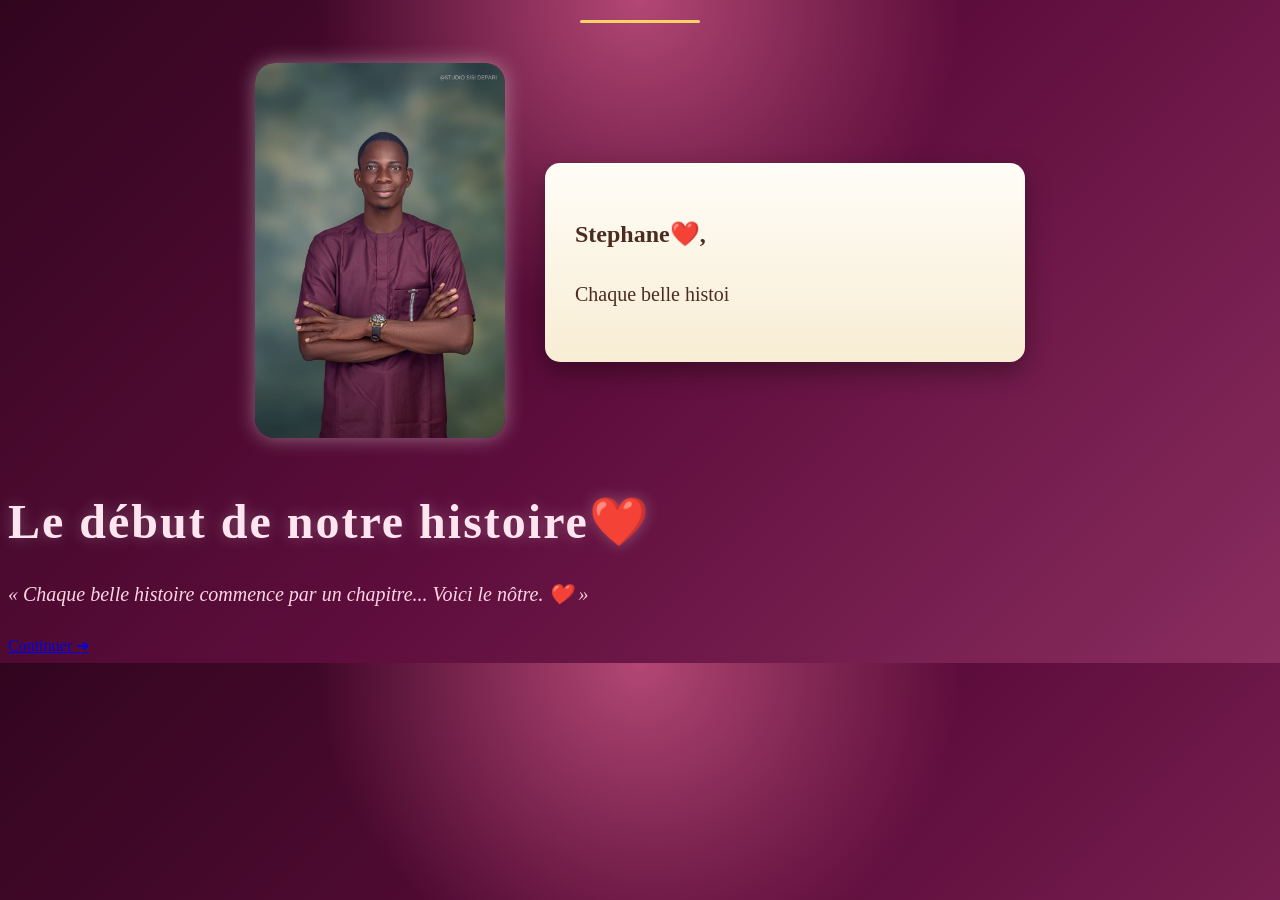
<file: Page1.html>
<!DOCTYPE html>

<html lang="fr">



<head>

    <meta charset="UTF-8">

    <meta name="viewport" content="width=device-width, initial-scale=1.0">



    <title>📖Notre Histoire ❤️</title>

    <div class="ligne"></div>



    <link rel="stylesheet" href="Page1.css">

</head>



<body>     



    <div class="page">


    </div>



<div class="contenu">



    <div class="photo">



        <img src="images/img1.jpeg" class="images">



    </div>



    <div class="lettre">



        <h2>Stephane❤️,</h2>



        <p id="texte"></p>



    </div>



</div>



<h1>Le début de notre histoire❤️</h1>



<p class="citation">

    « Chaque belle histoire commence par un chapitre...

    Voici le nôtre. ❤️ »

</p>

<a href="Page2.html" class="btn">

    Continuer ➜

</a>

</div>



<script src="Page1.js"></script>

<audio id="musique" src="audio/musiquefinal.mp3" preload="auto"></audio>



</body>

</html>
</file>
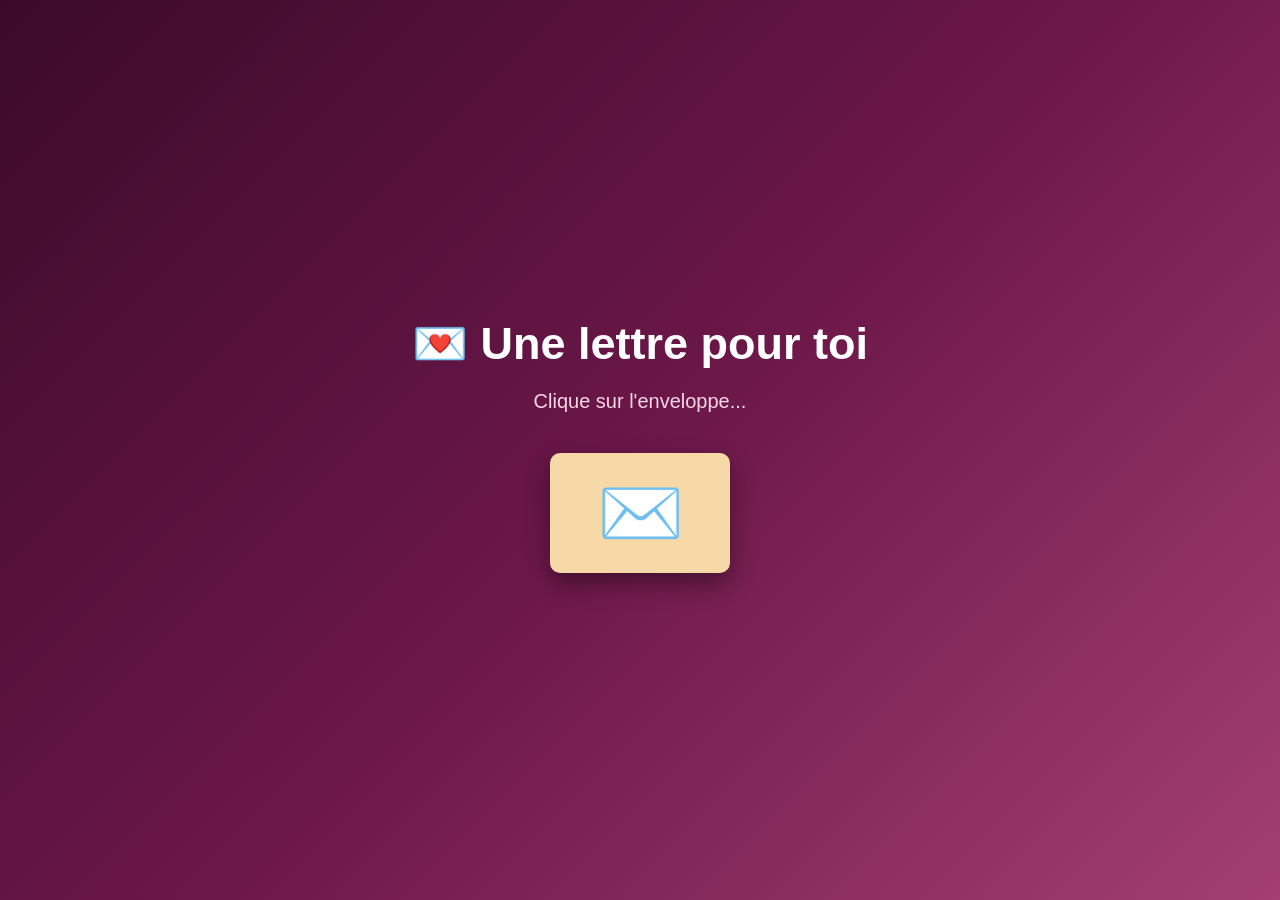
<file: Page2.html>
<!DOCTYPE html>
<html lang="fr">

<head>
    <meta charset="UTF-8">
    <meta name="viewport" content="width=device-width, initial-scale=1.0">
    <title>Une lettre pour toi ❤️</title>

    <link rel="stylesheet" href="Page2.css">
</head>

<body>

    <div class="container">

        <h1>💌 Une lettre pour toi</h1>

        <p class="instruction">
            Clique sur l'enveloppe...
        </p>

        <div class="enveloppe" id="enveloppe">

            ✉️

        </div>

        <div class="lettre" id="lettre">

            <p id="texte"></p>

            <a href="Page3.html" class="suivant">
                Continuer 📖
            </a>

        </div>

    </div>

    <script src="Page2.js"></script>
    <audio id="musique" src="audio/musiquefinal.mp3" preload="auto"></audio>


</body>
</html>
</file>
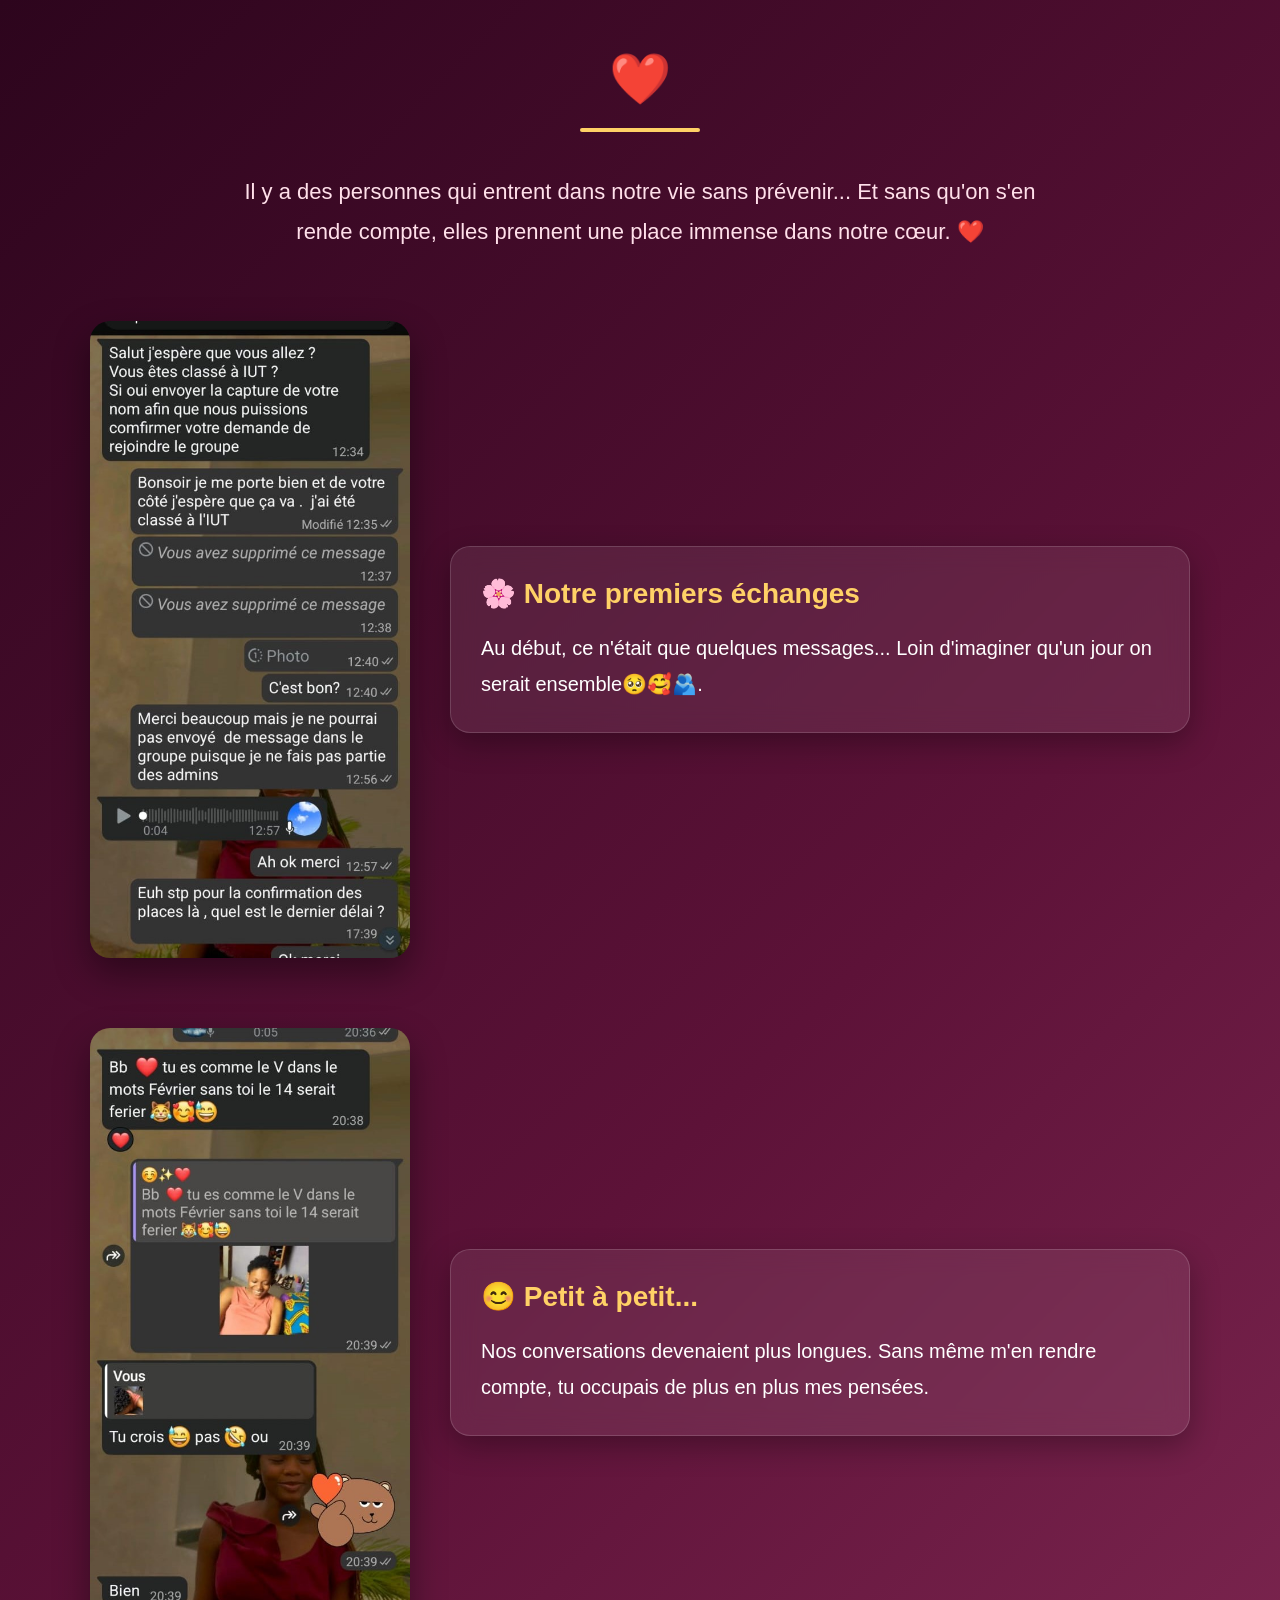
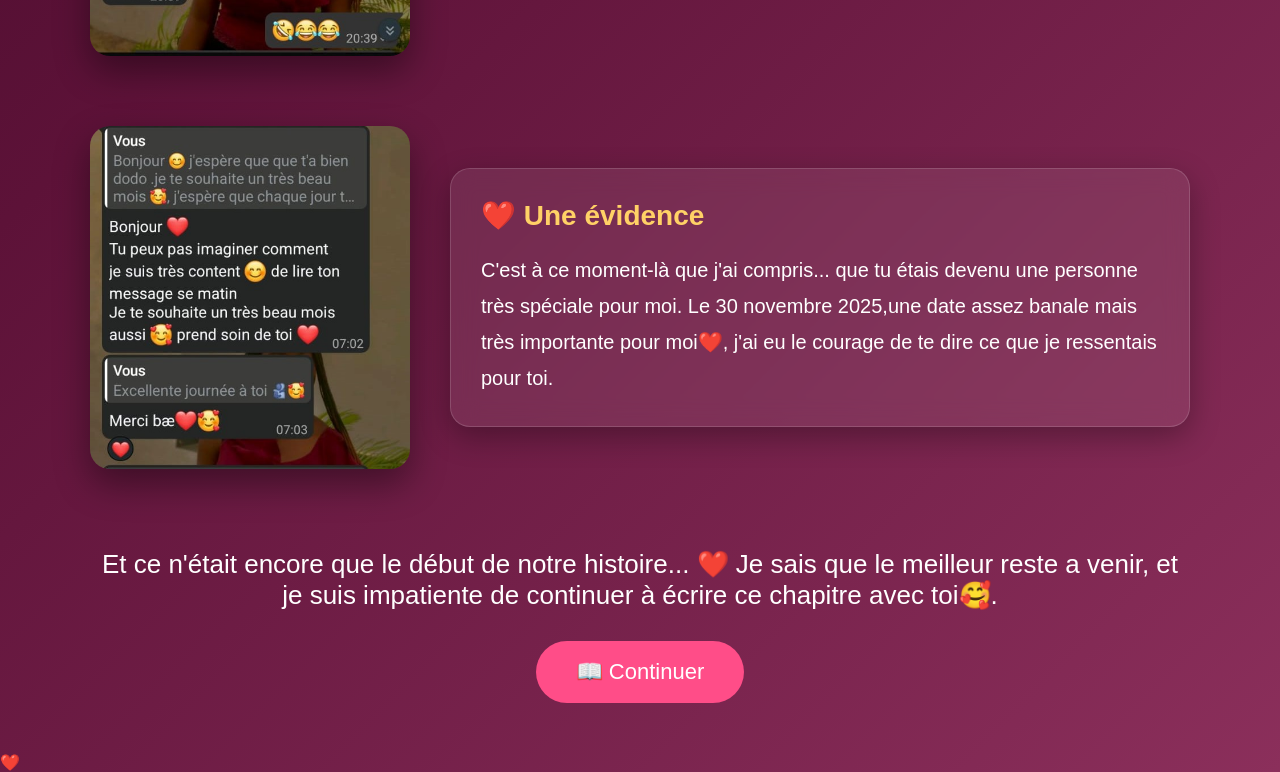
<file: Page3.html>
<!DOCTYPE html>
<html lang="fr">

<head>
    <meta charset="UTF-8">
    <meta name="viewport" content="width=device-width, initial-scale=1.0">
    <title>Chapitre III ❤️</title>

    <link rel="stylesheet" href="Page3.css">
</head>

<body>

    <!-- Musique -->
    <audio id="musique" src="audio/musiquefinal.mp3" preload="auto"></audio>

    <div class="container">

        <h1>❤️</h1>

        <div class="ligne"></div>

        <p class="intro">
            Il y a des personnes qui entrent dans notre vie sans prévenir...
            Et sans qu'on s'en rende compte, elles prennent une place immense dans notre cœur. ❤️
        </p>

        <!-- Souvenir 1 -->
        <div class="souvenir">

            <img src="images/discussion1.jpeg" alt="Discussion 1" class="capture">

            <div class="commentaire">

                <h2>🌸 Notre premiers échanges</h2>

                <p>
                    Au début, ce n'était que quelques messages...
                    Loin d'imaginer qu'un jour on serait ensemble🥺🥰🫂.
                </p>

            </div>

        </div>

        <!-- Souvenir 2 -->
        <div class="souvenir inverse">

            <div class="commentaire">

                <h2>😊 Petit à petit...</h2>

                <p>
                    Nos conversations devenaient plus longues.
                    Sans même m'en rendre compte,
                    tu occupais de plus en plus mes pensées.
                </p>

            </div>

            <img src="images/discussion2.jpeg" alt="Discussion 2" class="capture">

        </div>

        <!-- Souvenir 3 -->
        <div class="souvenir">

            <img src="images/discussion3.jpeg" alt="Discussion 3" class="capture">

            <div class="commentaire">

                <h2>❤️ Une évidence</h2>

                <p>
                    C'est à ce moment-là que j'ai compris...
                    que tu étais devenu une personne très spéciale pour moi.
                    Le 30 novembre 2025,une date assez banale mais très importante pour moi❤️, j'ai eu le courage de te dire ce que je ressentais pour toi.
                </p>

            </div>

        </div>

        <div class="fin">

            <p>
                Et ce n'était encore que le début de notre histoire... ❤️
                Je sais que le meilleur reste a venir, et je suis impatiente de continuer à écrire ce chapitre avec toi🥰.
            </p>

            <a href="Page4.html" class="btn">
                📖 Continuer
            </a>

        </div>

    </div>

    <script src="Page3.js"></script>

</body>

</html>
</file>
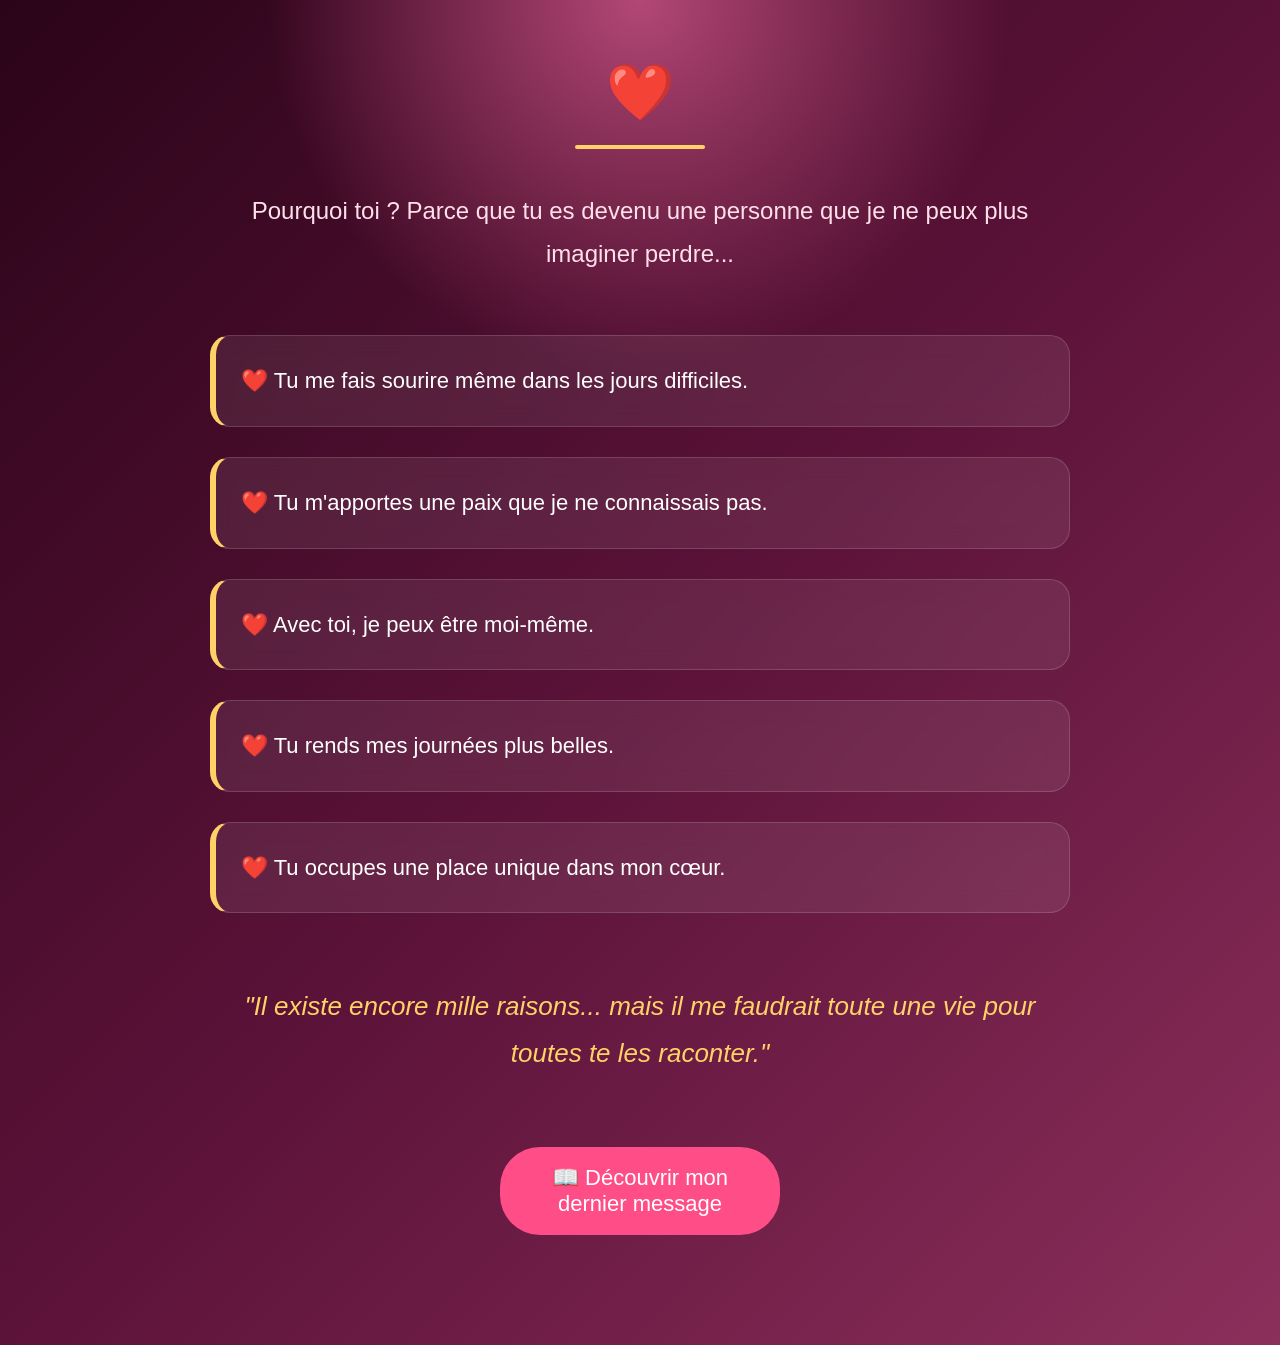
<file: Page4.html>
<!DOCTYPE html>
<html lang="fr">

<head>

    <meta charset="UTF-8">

    <meta name="viewport" content="width=device-width, initial-scale=1.0">

    <title>Chapitre IV ❤️</title>

    <link rel="stylesheet" href="Page4.css">

</head>

<body>

<audio id="musique" src="audio/musiquefinal.mp3" preload="auto"></audio>
<div class="container">

<h1> ❤️</h1>

<div class="ligne"></div>

<p class="intro">

Pourquoi toi ?

Parce que tu es devenu une personne que je ne peux plus imaginer perdre...

</p>

<div class="raison">

❤️ Tu me fais sourire même dans les jours difficiles.

</div>

<div class="raison">

❤️ Tu m'apportes une paix que je ne connaissais pas.

</div>

<div class="raison">

❤️ Avec toi, je peux être moi-même.

</div>

<div class="raison">

❤️ Tu rends mes journées plus belles.

</div>

<div class="raison">

❤️ Tu occupes une place unique dans mon cœur.

</div>

<div class="citation">

"Il existe encore mille raisons...
mais il me faudrait toute une vie pour toutes te les raconter."

</div>

<a href="Page5.html" class="btn">

📖 Découvrir mon dernier message

</a>

</div>

<script src="Page4.js"></script>

</body>

</html>
</file>
<file: Page1.css>
.images{
    width:250px;
    border-radius:20px;
    margin-bottom:20px;
    box-shadow:0 0 20px rgba(255,255,255,0.4);
    animation:apparition 2s;
}
.images{

    transition:0.5s;

}

.images:hover{

    transform:scale(1.05);

    box-shadow:0 0 35px rgba(255,255,255,.6);

}

@keyframes fadeIn{

    from{
        opacity:0;
        transform:translateY(20px);
    }

    to{
        opacity:1;
        transform:scale(1);
    }

}
body{
        opacity:0;
    animation:apparitionPage 1s forwards;

    background:
    radial-gradient(circle at top,#b34775 0%,transparent 35%),
    linear-gradient(135deg,#32051f,#5d0d3b,#8a2d5f);
}

@keyframes apparitionPage{

    from{
        opacity:0;
    }

    to{
        opacity:1;
    }

}


.tourner{
    text-decoration:none;
    color:#6b0f1a;
    font-size:20px;
    font-weight:bold;
}

.citation{
    font-size:20px;
    color:#ffd5e5;
    font-style:italic;
    margin-bottom:30px;
    opacity:0;
    animation:fadeIn 2s forwards;
}
h1{
    font-size:48px;
    color:#ffe5ef;
    letter-spacing:2px;
    text-shadow:0 0 15px rgba(255,255,255,.25);
}
.container{
    width:80%;
    max-width:750px;
    padding:45px;
    border-radius:25px;
    background:rgba(255,255,255,.08);
    backdrop-filter:blur(10px);
    box-shadow:0 15px 40px rgba(0,0,0,.4);

    border:1px solid rgba(255,255,255,.15);
    transition:0.5s;

}
.container:hover{

    transform:translateY(-5px);

    box-shadow:0 20px 50px rgba(0,0,0,.5);

}
.ligne{
    width:120px;
    height:3px;
    margin:20px auto;
    background:#ffd166;
    border-radius:20px;
}
.contenu{

    display:flex;

    justify-content:center;

    align-items:center;

    gap:40px;

    margin-top:40px;

    flex-wrap:wrap;

}
.lettre{

    flex:1;

    max-width:420px;

    background:linear-gradient(to bottom,#fffdf7,#f8edd4);

    color:#4b2c20;

    padding:30px;

    border-radius:15px;

    box-shadow:0 10px 25px rgba(0,0,0,.35);

    text-align:left;

    line-height:1.8;
}
#texte{

    font-size:20px;

}
</file>
<file: Page2.css>
/* =========================
   STYLE GÉNÉRAL
========================= */

body{
    margin:0;
    padding:0;
    font-family:Arial, sans-serif;

    background:linear-gradient(135deg,#3b0a2a,#6b1748,#a33f72);

    display:flex;
    justify-content:center;
    align-items:center;

    min-height:100vh;

    color:white;
}

/* =========================
   CONTENEUR
========================= */

.container{
    text-align:center;
    width:90%;
    max-width:900px;
}

h1{
    font-size:45px;
    margin-bottom:10px;
}

.instruction{
    font-size:20px;
    color:#ffd6e8;
    margin-bottom:40px;
}

/* =========================
   ENVELOPPE
========================= */

.enveloppe{

    width:180px;
    height:120px;

    background:#f7d9a8;

    margin:40px auto;

    border-radius:10px;

    display:flex;
    justify-content:center;
    align-items:center;

    font-size:70px;

    cursor:pointer;

    transition:.5s;

    box-shadow:0 10px 25px rgba(0,0,0,.4);

}

.enveloppe:hover{

    transform:scale(1.08);

}

/* =========================
   LETTRE
========================= */

.lettre{

    display:none;

    margin:40px auto;

    width:80%;
    max-width:650px;

    background:#fffdf5;

    color:#4d2b1f;

    padding:35px;

    border-radius:15px;

    box-shadow:0 15px 35px rgba(0,0,0,.4);

    text-align:left;

    line-height:1.8;

}

/* =========================
   TEXTE
========================= */

#texte{

    font-size:22px;

}

/* =========================
   BOUTON
========================= */

.suivant{

    display:inline-block;

    margin-top:30px;

    padding:15px 30px;

    background:#8b2f5b;

    color:white;

    text-decoration:none;

    border-radius:30px;

    transition:.4s;

}

.suivant:hover{

    background:#b34775;

}
</file>
<file: Page3.css>
/* ==========================
   STYLE GÉNÉRAL
========================== */

*{
    margin:0;
    padding:0;
    box-sizing:border-box;
}

body{

    font-family:Arial, sans-serif;

    background:linear-gradient(135deg,#2d051d,#5d1238,#8b2f5b);

    color:white;

    overflow-x:hidden;
}

/* ==========================
   CONTENEUR
========================== */

.container{

    width:90%;

    max-width:1100px;

    margin:auto;

    padding:50px 0;

}

/* ==========================
   TITRE
========================== */

h1{

    text-align:center;

    font-size:50px;

    color:#ffe6f0;

    margin-bottom:10px;

}

.ligne{

    width:120px;

    height:4px;

    background:#ffd166;

    margin:20px auto 40px;

    border-radius:20px;

}

/* ==========================
   INTRODUCTION
========================== */

.intro{

    text-align:center;

    font-size:22px;

    line-height:1.8;

    max-width:800px;

    margin:0 auto 60px;

    color:#ffe0ea;

}

/* ==========================
   SOUVENIRS
========================== */

.souvenir{

    display:flex;

    align-items:center;

    gap:40px;

    margin:70px 0;

    flex-wrap:wrap;

}

/* Alterne le sens */

.inverse{

    flex-direction:row-reverse;

}

/* ==========================
   CAPTURES
========================== */

.capture{

    width:320px;

    border-radius:20px;

    box-shadow:0 15px 35px rgba(0,0,0,.4);

    transition:.5s;

}

.capture:hover{

    transform:scale(1.05);

}

/* ==========================
   COMMENTAIRES
========================== */

.commentaire{

    flex:1;

    min-width:300px;

    background:rgba(255,255,255,.08);

    backdrop-filter:blur(12px);

    padding:30px;

    border-radius:20px;

    border:1px solid rgba(255,255,255,.15);

    box-shadow:0 10px 30px rgba(0,0,0,.3);

}

.commentaire h2{

    color:#ffd166;

    margin-bottom:20px;

    font-size:28px;

}

.commentaire p{

    font-size:20px;

    line-height:1.8;

}

/* ==========================
   FIN
========================== */

.fin{

    text-align:center;

    margin-top:80px;

}

.fin p{

    font-size:26px;

    margin-bottom:30px;

}

/* ==========================
   BOUTON
========================== */

.btn{

    display:inline-block;

    padding:18px 40px;

    background:#ff4d88;

    color:white;

    text-decoration:none;

    border-radius:40px;

    font-size:22px;

    transition:.4s;

}

.btn:hover{

    background:white;

    color:#ff4d88;

    transform:translateY(-5px);

}

/* ==========================
   RESPONSIVE
========================== */

@media(max-width:768px){

    .souvenir{

        flex-direction:column;

        text-align:center;

    }

    .inverse{

        flex-direction:column;

    }

    .capture{

        width:90%;

    }

}
</file>
<file: Page4.css>
*{
    margin:0;
    padding:0;
    box-sizing:border-box;
}

body{

    font-family:Arial,sans-serif;

    background:
    radial-gradient(circle at top,#b34775 0%,transparent 25%),
    linear-gradient(135deg,#2b0419,#5b1238,#8b2f5b);

    color:white;

    overflow-x:hidden;

}

/* Conteneur */

.container{

    width:90%;

    max-width:900px;

    margin:auto;

    padding:60px 20px;

}

/* Titre */

h1{

    text-align:center;

    font-size:55px;

    color:#ffe8f1;

    margin-bottom:15px;

}

.ligne{

    width:130px;

    height:4px;

    background:#ffd166;

    margin:20px auto 40px;

    border-radius:30px;

}

/* Introduction */

.intro{

    text-align:center;

    font-size:24px;

    color:#ffe0ea;

    line-height:1.8;

    margin-bottom:60px;

}

/* Les cartes */

.raison{

    background:rgba(255,255,255,.08);

    backdrop-filter:blur(12px);

    border:1px solid rgba(255,255,255,.15);

    border-left:6px solid #ffd166;

    padding:25px;

    margin:30px 0;

    border-radius:20px;

    font-size:22px;

    line-height:1.8;

    transition:.5s;

    opacity:0;

    transform:translateY(80px);

}

/* Animation */

.raison.visible{

    opacity:1;

    transform:translateY(0);

}

/* Survol */

.raison:hover{

    transform:translateY(-8px);

    box-shadow:0 15px 35px rgba(0,0,0,.4);

}

/* Citation */

.citation{

    margin:70px auto;

    text-align:center;

    font-size:26px;

    color:#ffd166;

    font-style:italic;

    line-height:1.8;

}

/* Bouton */

.btn{

    display:block;

    width:280px;

    margin:50px auto;

    text-align:center;

    padding:18px;

    background:#ff4d88;

    color:white;

    text-decoration:none;

    border-radius:40px;

    font-size:22px;

    transition:.4s;

}

.btn:hover{

    background:white;

    color:#ff4d88;

    transform:scale(1.05);

}
/* ==============================
   COEURS QUI TOMBENT
============================== */

.coeur{

    position:fixed;

    top:-30px;

    animation:tomber 6s linear forwards;

    pointer-events:none;

    z-index:999;

}

@keyframes tomber{

    from{

        transform:translateY(0);

        opacity:1;

    }

    to{

        transform:translateY(110vh);

        opacity:0;

    }

}

/* Transition de la page */

body{

    opacity:1;

    transition:opacity .8s;

}
</file>
